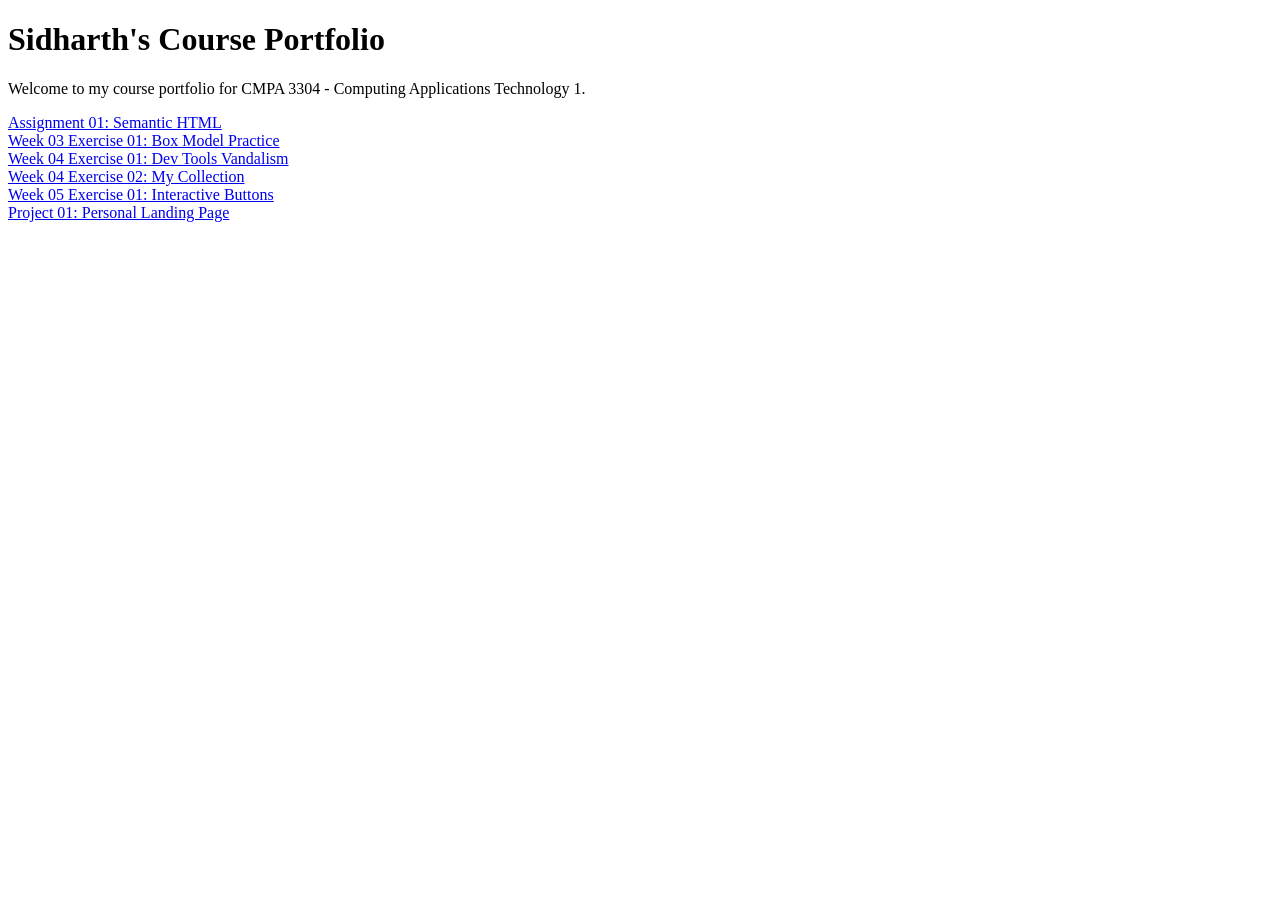
<file: index.html>
<!DOCTYPE html>
<html lang="en">
  <head>
    <meta charset="UTF-8" />
    <meta name="viewport" content="width=device-width, initial-scale=1.0" />
    <title>Sidharth's Course Portfolio</title>
  </head>
  <body>
    <h1>Sidharth's Course Portfolio</h1>
    <p>Welcome to my course portfolio for CMPA 3304 - Computing Applications Technology 1.</p>

    <a href="assignment-01/">Assignment 01: Semantic HTML</a>
    <br />
    <a href="week-03-exercise-01/">Week 03 Exercise 01: Box Model Practice</a>
    <br />
    <a href="week-04-exercise-01/">Week 04 Exercise 01: Dev Tools Vandalism</a>
    <br />
    <a href="week-04-exercise-02/">Week 04 Exercise 02: My Collection</a>
    <br />
    <a href="week-05-exercise-01/">Week 05 Exercise 01: Interactive Buttons</a>
    <br />
    <a href="project-01/">Project 01: Personal Landing Page</a>

  </body>
</html>
</file>
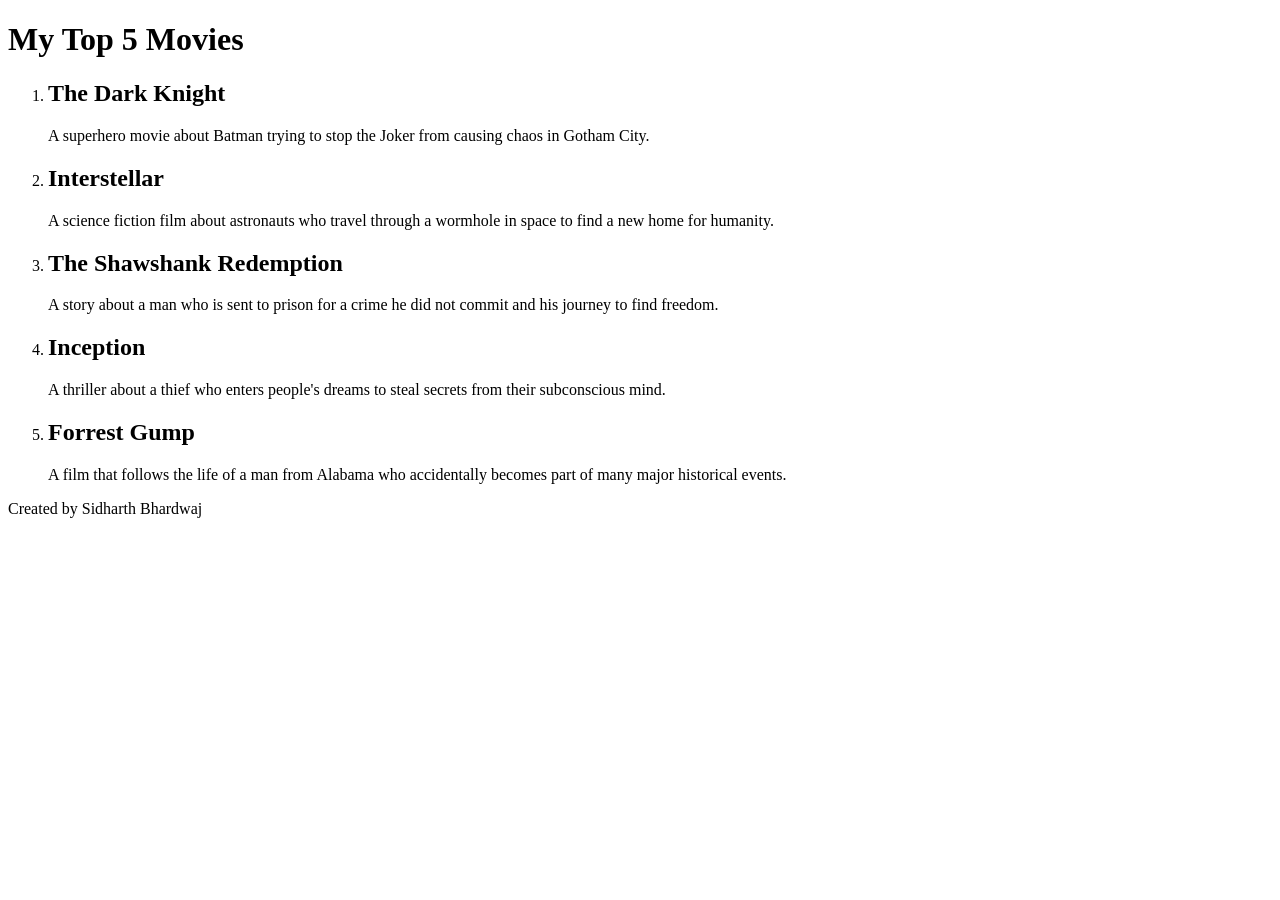
<file: assignment-01/index.html>
<!DOCTYPE html>
<html lang="en">
  <head>
    <meta charset="UTF-8" />
    <title>Top 5 Movies</title>
  </head>
  <body>

    <header>
      <h1>My Top 5 Movies</h1>
    </header>

    <main>
      <ol>

        <li>
          <h2>The Dark Knight</h2>
          <p>A superhero movie about Batman trying to stop the Joker from causing chaos in Gotham City.</p>
        </li>

        <li>
          <h2>Interstellar</h2>
          <p>A science fiction film about astronauts who travel through a wormhole in space to find a new home for humanity.</p>
        </li>

        <li>
          <h2>The Shawshank Redemption</h2>
          <p>A story about a man who is sent to prison for a crime he did not commit and his journey to find freedom.</p>
        </li>

        <li>
          <h2>Inception</h2>
          <p>A thriller about a thief who enters people's dreams to steal secrets from their subconscious mind.</p>
        </li>

        <li>
          <h2>Forrest Gump</h2>
          <p>A film that follows the life of a man from Alabama who accidentally becomes part of many major historical events.</p>
        </li>

      </ol>
    </main>

    <footer>
      <p>Created by Sidharth Bhardwaj</p>
    </footer>

  </body>
</html>
</file>
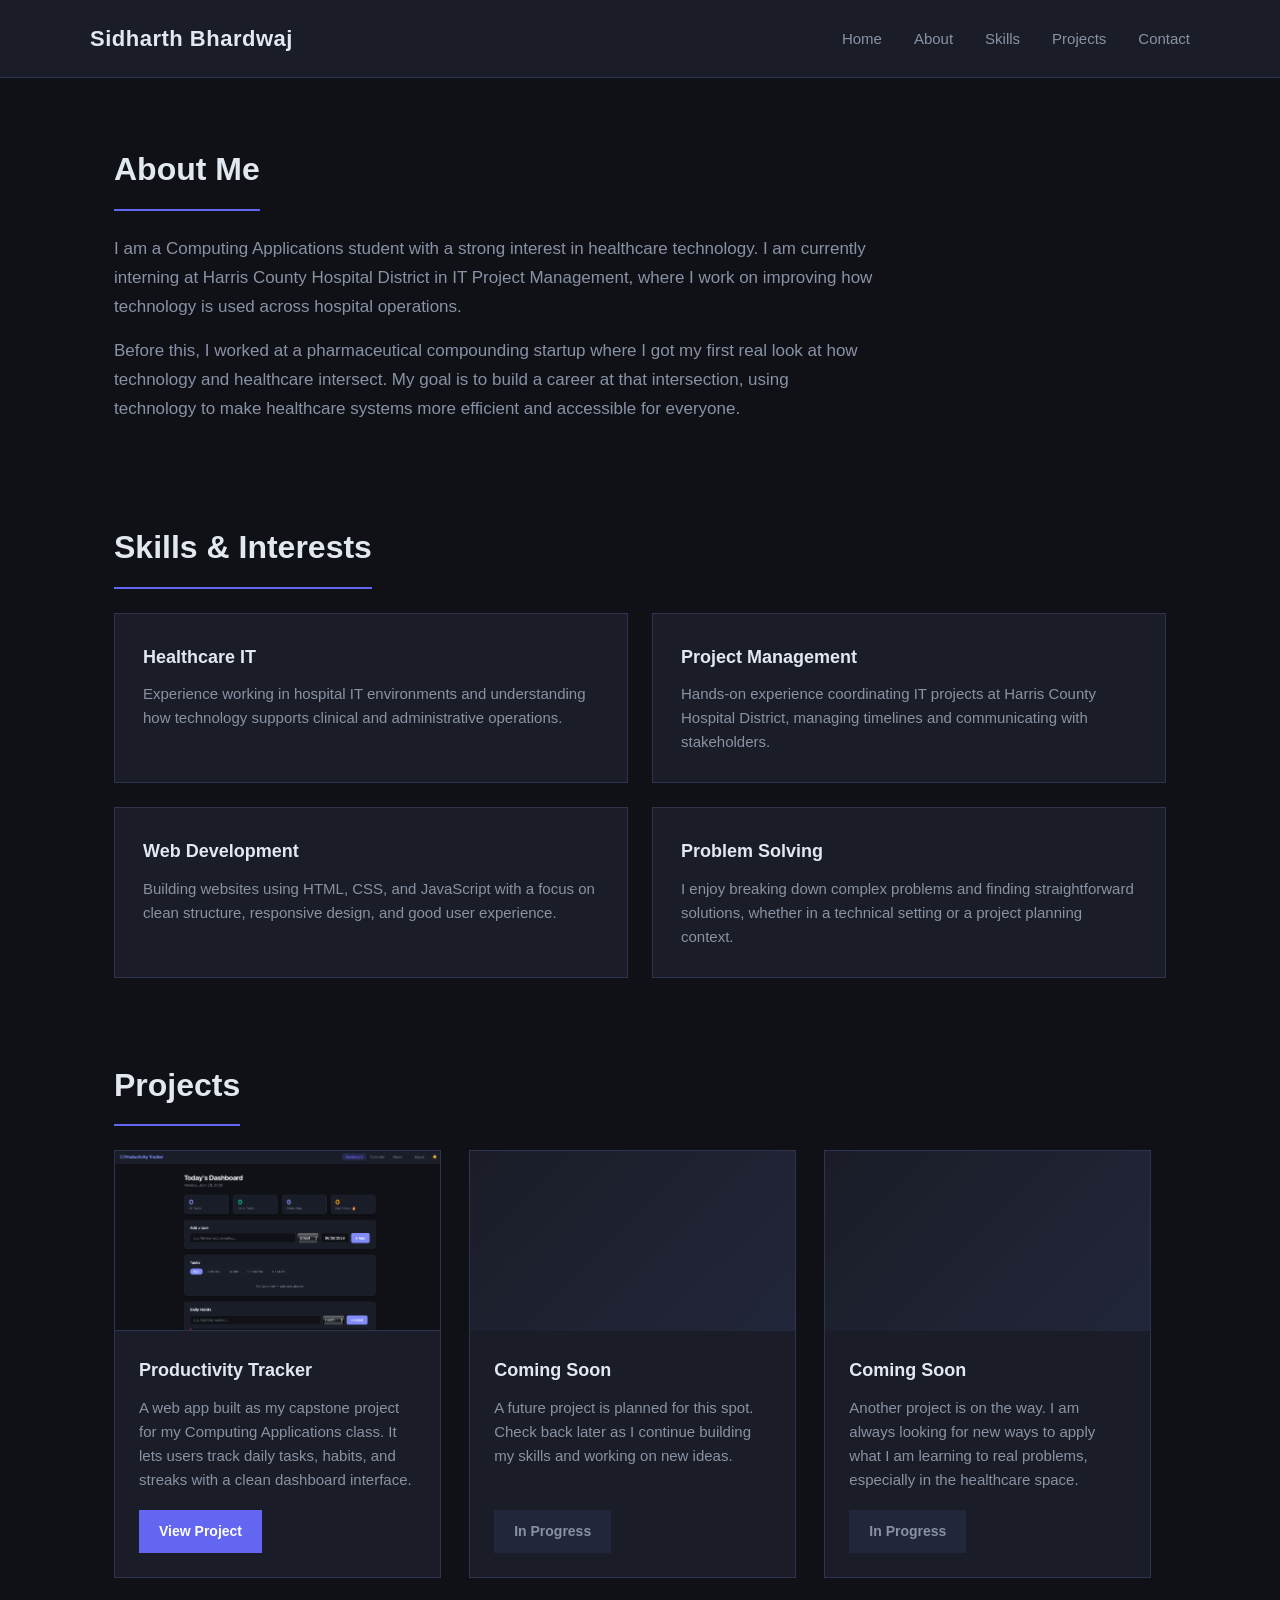
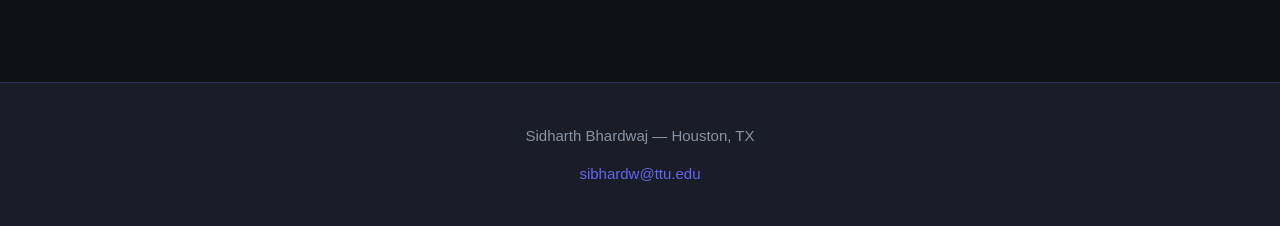
<file: project-01/index.html>
<!DOCTYPE html>
<html lang="en">

<head>
    <meta charset="UTF-8" />
    <meta name="viewport" content="width=device-width, initial-scale=1.0" />
    <title>Sidharth Bhardwaj</title>
    <link rel="stylesheet" href="./style.css" />
</head>

<body>

    <header>
        <div class="header-inner">
            <h1>Sidharth Bhardwaj</h1>
            <nav>
                <a href="../">Home</a>
                <a href="#about">About</a>
                <a href="#skills">Skills</a>
                <a href="#projects">Projects</a>
                <a href="#contact">Contact</a>
            </nav>
        </div>
    </header>

    <main>

        <section id="about">
            <h2>About Me</h2>
            <p>
                I am a Computing Applications student with a strong interest in healthcare technology. I am currently
                interning at Harris County Hospital District in IT Project Management, where I work on improving
                how technology is used across hospital operations.
            </p>
            <p>
                Before this, I worked at a pharmaceutical compounding startup where I got my first real look at how
                technology and healthcare intersect. My goal is to build a career at that intersection, using
                technology to make healthcare systems more efficient and accessible for everyone.
            </p>
        </section>

        <section id="skills">
            <h2>Skills &amp; Interests</h2>
            <div class="skills-grid">

                <div class="skill-card">
                    <h3>Healthcare IT</h3>
                    <p>Experience working in hospital IT environments and understanding how technology supports
                        clinical and administrative operations.</p>
                </div>

                <div class="skill-card">
                    <h3>Project Management</h3>
                    <p>Hands-on experience coordinating IT projects at Harris County Hospital District, managing
                        timelines and communicating with stakeholders.</p>
                </div>

                <div class="skill-card">
                    <h3>Web Development</h3>
                    <p>Building websites using HTML, CSS, and JavaScript with a focus on clean structure,
                        responsive design, and good user experience.</p>
                </div>

                <div class="skill-card">
                    <h3>Problem Solving</h3>
                    <p>I enjoy breaking down complex problems and finding straightforward solutions, whether
                        in a technical setting or a project planning context.</p>
                </div>

            </div>
        </section>

        <section id="projects">
            <h2>Projects</h2>
            <div class="projects-grid">

                <div class="project-card">
                    <img src="./productivity-tracker-screenshot.png" alt="Productivity Tracker app screenshot" class="project-screenshot" />
                    <div class="project-info">
                        <h3>Productivity Tracker</h3>
                        <p>A web app built as my capstone project for my Computing Applications class. It lets
                            users track daily tasks, habits, and streaks with a clean dashboard interface.</p>
                        <a href="https://sidh426.github.io/Productivity-Tracker-Capstone/" target="_blank"
                            class="project-link">View Project</a>
                    </div>
                </div>

                <div class="project-card">
                    <div class="project-image project-image-placeholder"></div>
                    <div class="project-info">
                        <h3>Coming Soon</h3>
                        <p>A future project is planned for this spot. Check back later as I continue building
                            my skills and working on new ideas.</p>
                        <span class="project-link project-link-disabled">In Progress</span>
                    </div>
                </div>

                <div class="project-card">
                    <div class="project-image project-image-placeholder"></div>
                    <div class="project-info">
                        <h3>Coming Soon</h3>
                        <p>Another project is on the way. I am always looking for new ways to apply what I am
                            learning to real problems, especially in the healthcare space.</p>
                        <span class="project-link project-link-disabled">In Progress</span>
                    </div>
                </div>

            </div>
        </section>

    </main>

    <footer id="contact">
        <div class="footer-inner">
            <p>Sidharth Bhardwaj &mdash; Houston, TX</p>
            <a href="mailto:sibhardw@ttu.edu">sibhardw@ttu.edu</a>
        </div>
    </footer>

</body>

</html>
</file>
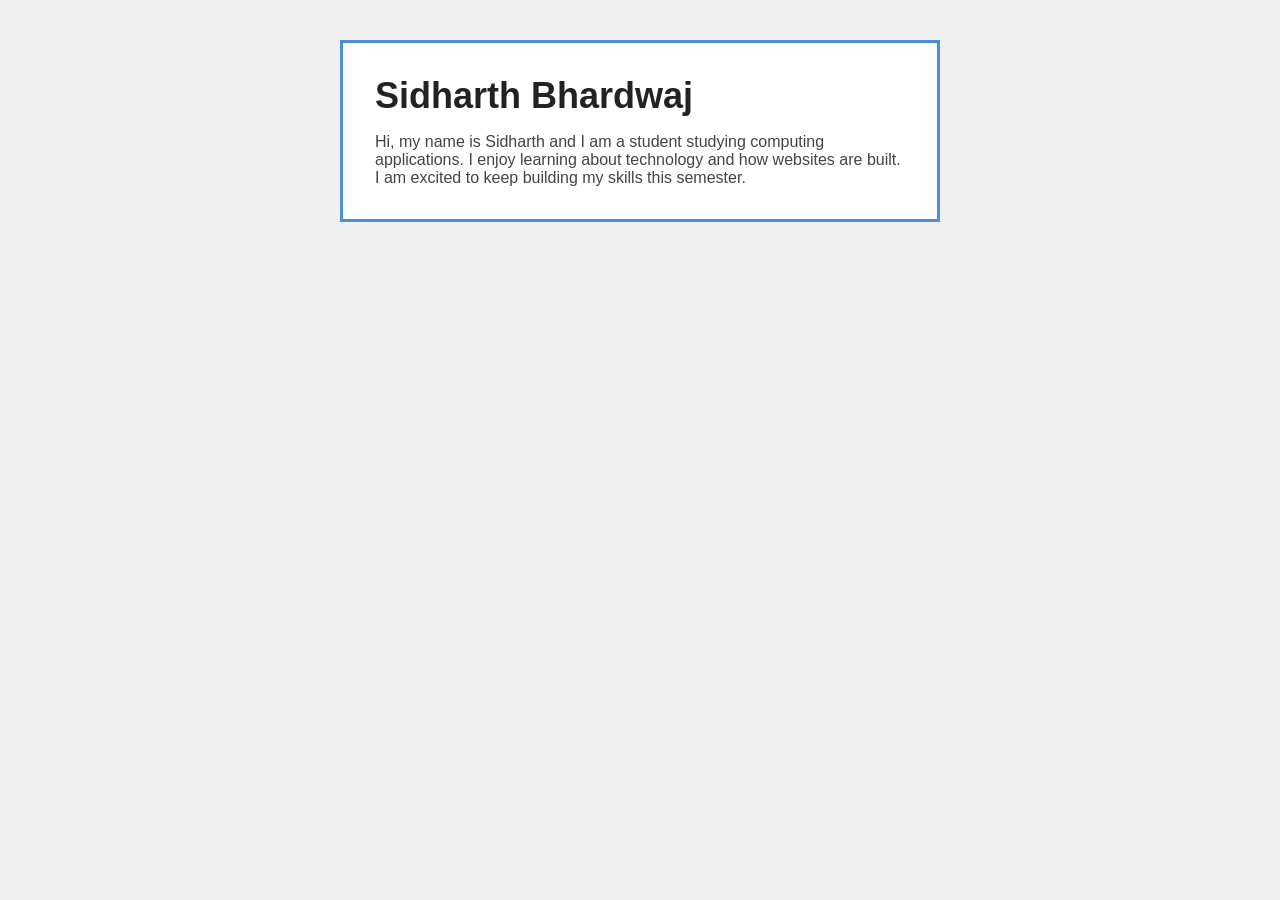
<file: week-03-exercise-01/index.html>
<!DOCTYPE html>
<html lang="en">
  <head>
    <meta charset="UTF-8" />
    <title>Sidharth Bhardwaj</title>
    <link rel="stylesheet" href="style.css" />
  </head>
  <body>

    <div class="card">
      <h1>Sidharth Bhardwaj</h1>
      <p>Hi, my name is Sidharth and I am a student studying computing applications. I enjoy learning about technology and how websites are built. I am excited to keep building my skills this semester.</p>
    </div>

  </body>
</html>
</file>
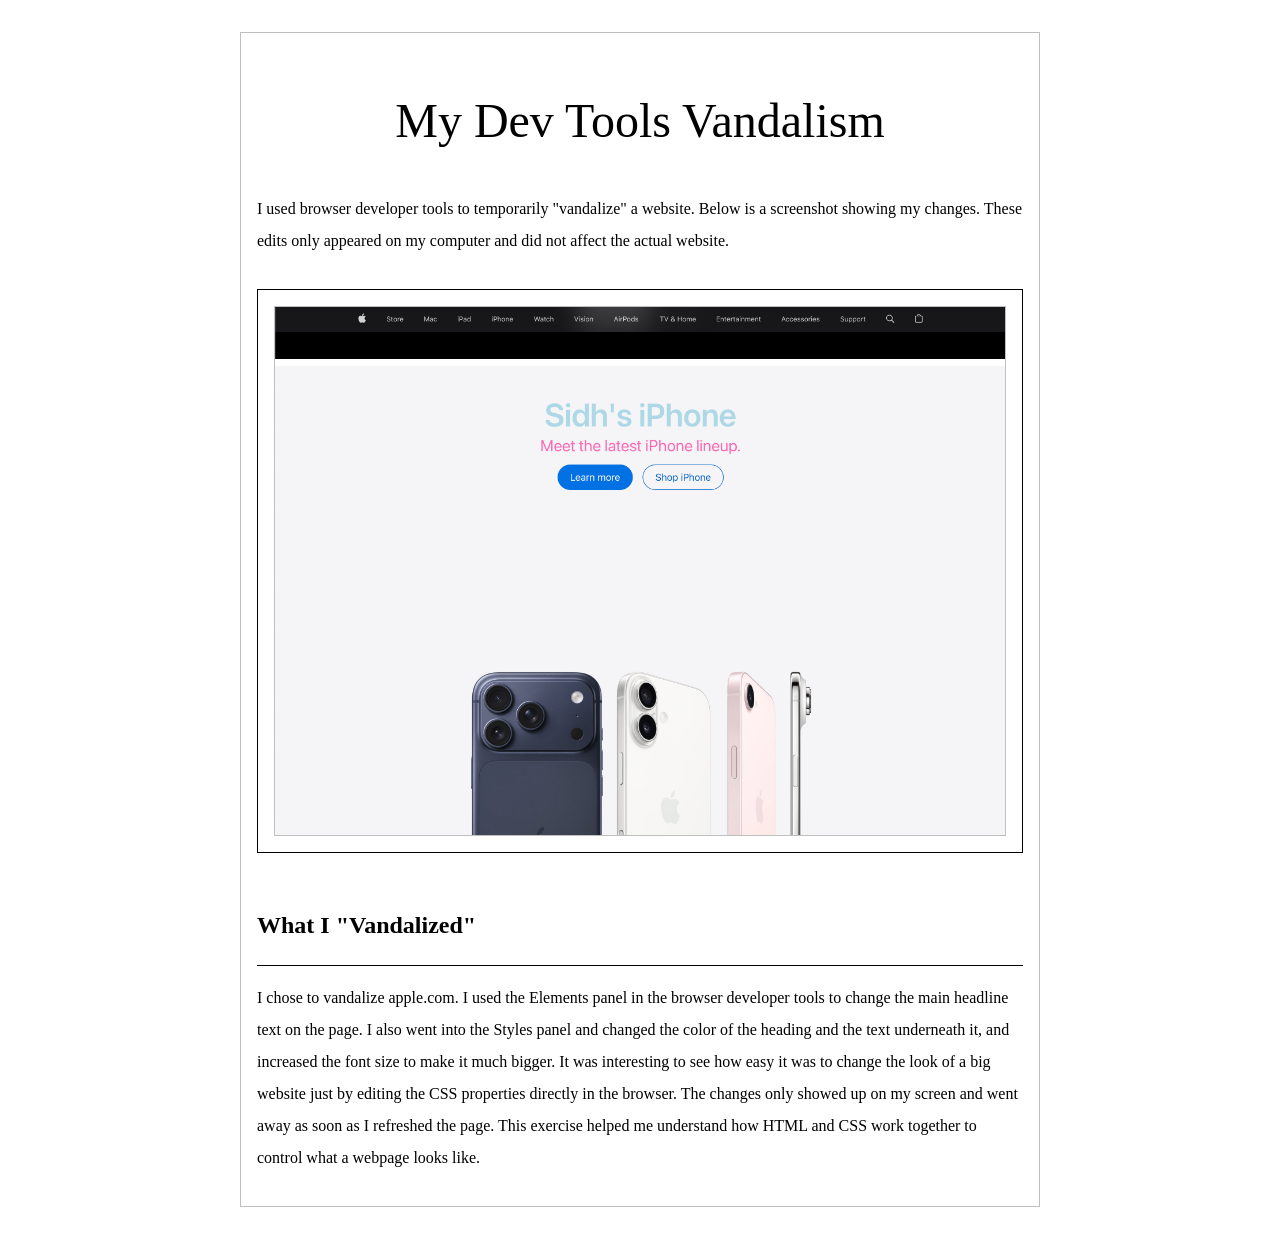
<file: week-04-exercise-01/index.html>
<!DOCTYPE html>
<html lang="en">

<head>
    <meta charset="UTF-8" />
    <meta name="viewport" content="width=device-width, initial-scale=1.0" />
    <title>Week 04 Exercise 01 - My Dev Tools Vandalism</title>
    <link rel="stylesheet" href="./style.css" />
</head>

<body>
    <main>
        <h1>My Dev Tools Vandalism</h1>
        <p>
            I used browser developer tools to temporarily "vandalize" a
            website. Below is a screenshot showing my changes. These edits
            only appeared on my computer and did not affect the actual
            website.
        </p>
        <div class="screenshot-container">
            <img src="./apple-dot-com-vandalism.png" alt="Screenshot of the webpage I vandalized" />
        </div>
        <h2>What I "Vandalized"</h2>
        <p>
            I chose to vandalize apple.com. I used the Elements panel in the browser developer tools to change the
            main headline text on the page. I also went into the Styles panel and changed the color of the heading
            and the text underneath it, and increased the font size to make it much bigger. It was interesting to see
            how easy it was to change the look of a big website just by editing the CSS properties directly in the
            browser. The changes only showed up on my screen and went away as soon as I refreshed the page. This
            exercise helped me understand how HTML and CSS work together to control what a webpage looks like.
        </p>
    </main>
</body>

</html>
</file>
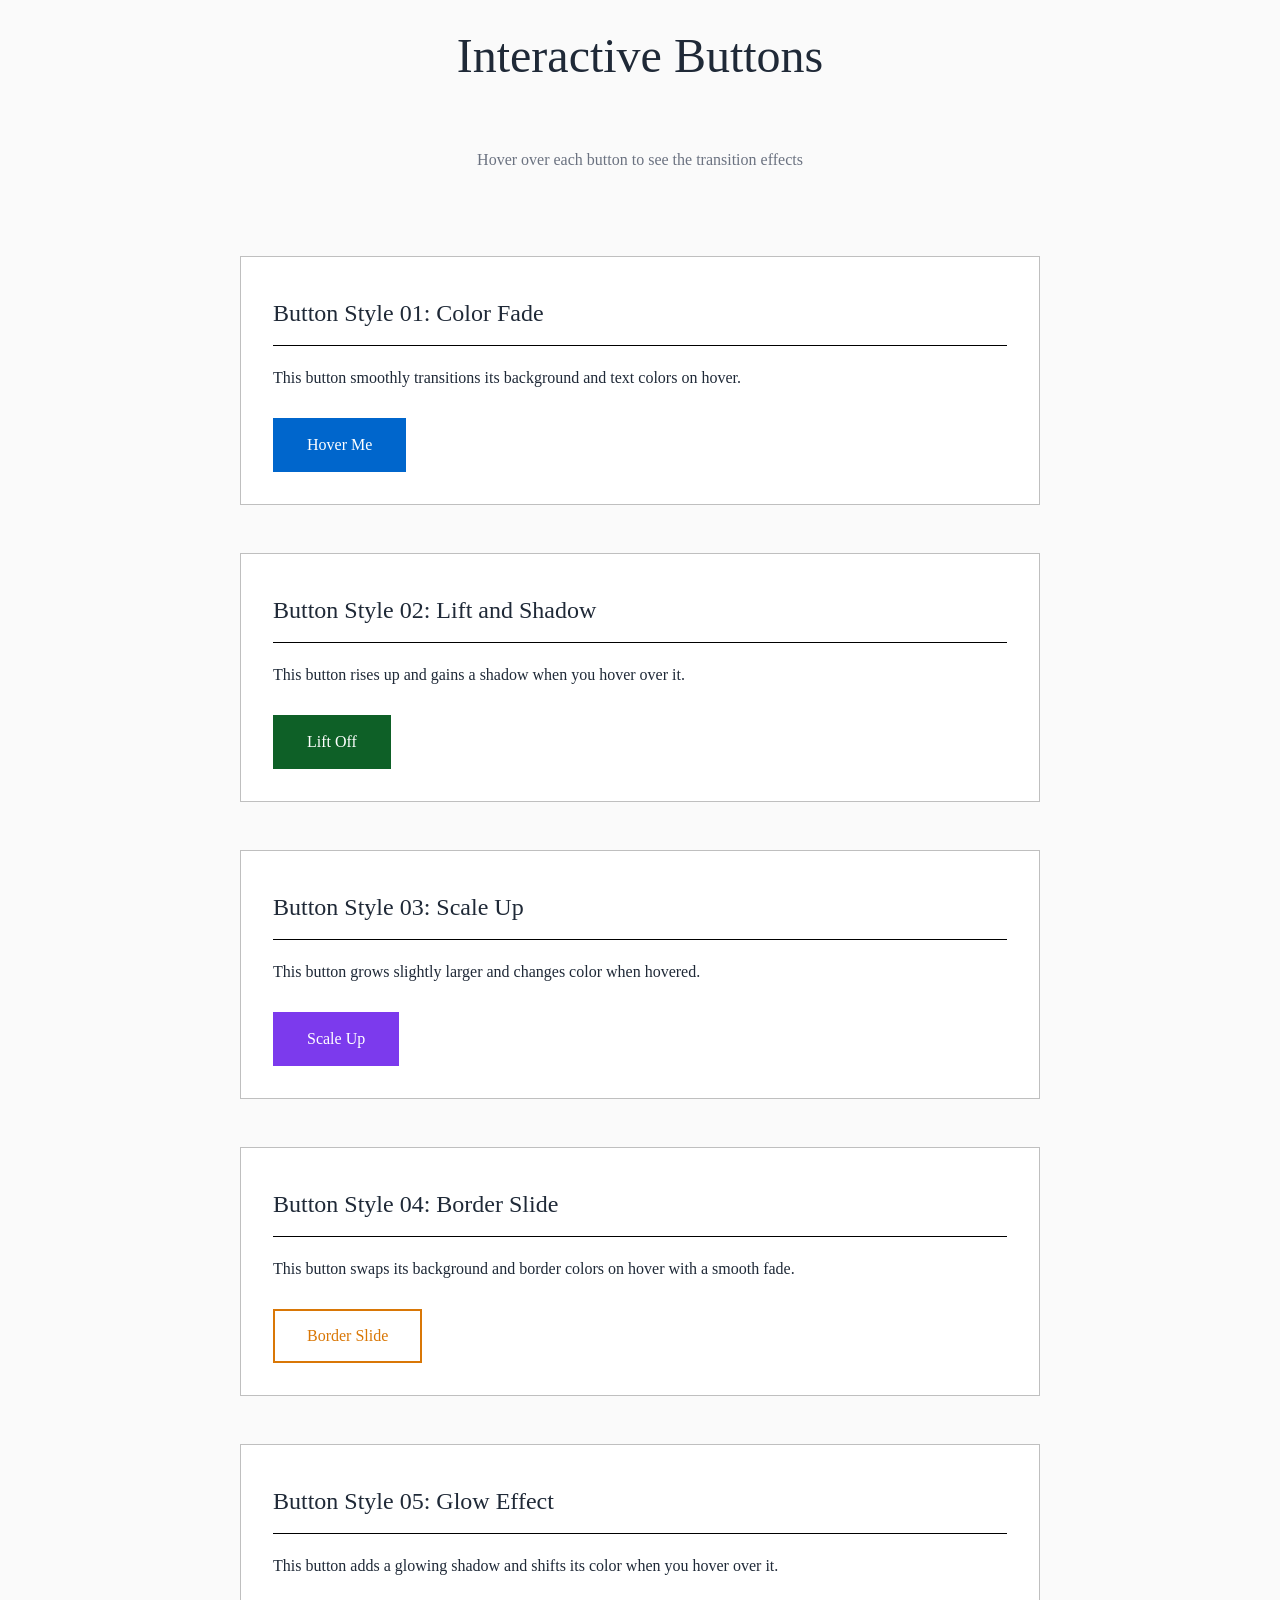
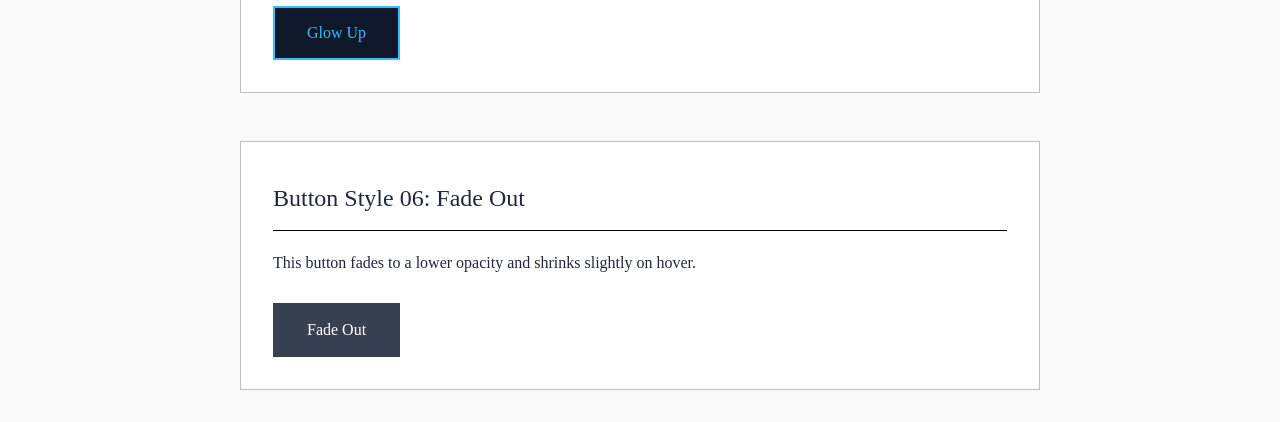
<file: week-05-exercise-01/index.html>
<!DOCTYPE html>
<html lang="en">

<head>
    <meta charset="UTF-8">
    <meta name="viewport" content="width=device-width, initial-scale=1.0">
    <title>Exercises Week 05 Exercise 01: Interactive Buttons</title>
    <link rel="stylesheet" href="./style.css">
</head>

<body>
    <div class="container">
        <h1>Interactive Buttons</h1>
        <p class="subtitle">Hover over each button to see the transition effects</p>

        <section class="button-section">
            <h2>Button Style 01: Color Fade</h2>
            <p>This button smoothly transitions its background and text colors on hover.</p>
            <button class="button-01">Hover Me</button>
        </section>

        <section class="button-section">
            <h2>Button Style 02: Lift and Shadow</h2>
            <p>This button rises up and gains a shadow when you hover over it.</p>
            <button class="button-02">Lift Off</button>
        </section>

        <section class="button-section">
            <h2>Button Style 03: Scale Up</h2>
            <p>This button grows slightly larger and changes color when hovered.</p>
            <button class="button-03">Scale Up</button>
        </section>

        <section class="button-section">
            <h2>Button Style 04: Border Slide</h2>
            <p>This button swaps its background and border colors on hover with a smooth fade.</p>
            <button class="button-04">Border Slide</button>
        </section>

        <section class="button-section">
            <h2>Button Style 05: Glow Effect</h2>
            <p>This button adds a glowing shadow and shifts its color when you hover over it.</p>
            <button class="button-05">Glow Up</button>
        </section>

        <section class="button-section">
            <h2>Button Style 06: Fade Out</h2>
            <p>This button fades to a lower opacity and shrinks slightly on hover.</p>
            <button class="button-06">Fade Out</button>
        </section>
    </div>
</body>

</html>
</file>
<file: project-01/style.css>
:root {
    --color-bg: #0f1117;
    --color-surface: #1a1d27;
    --color-surface-2: #22263a;
    --color-border: #2e3350;
    --color-accent: #6366f1;
    --color-accent-hover: #818cf8;
    --color-text: #e2e8f0;
    --color-text-muted: #8892a4;
    --font-main: Arial, sans-serif;
}

* {
    margin: 0;
    padding: 0;
    box-sizing: border-box;
}

body {
    font-family: var(--font-main);
    background-color: var(--color-bg);
    color: var(--color-text);
    line-height: 1.7;
}

header {
    background-color: var(--color-surface);
    border-bottom: 1px solid var(--color-border);
    padding: 20px 24px;
    position: sticky;
    top: 0;
}

.header-inner {
    max-width: 1100px;
    margin: 0 auto;
    display: flex;
    justify-content: space-between;
    align-items: center;
    flex-wrap: wrap;
    gap: 16px;
}

h1 {
    font-size: 22px;
    font-weight: bold;
    color: var(--color-text);
    letter-spacing: 0.5px;
}

nav {
    display: flex;
    gap: 32px;
}

nav a {
    color: var(--color-text-muted);
    text-decoration: none;
    font-size: 15px;
    transition: color 0.2s ease;
}

nav a:hover {
    color: var(--color-accent-hover);
}

main {
    max-width: 1100px;
    margin: 0 auto;
    padding: 64px 24px;
    display: flex;
    flex-direction: column;
    gap: 80px;
}

h2 {
    font-size: 32px;
    font-weight: bold;
    color: var(--color-text);
    margin-bottom: 24px;
    padding-bottom: 12px;
    border-bottom: 2px solid var(--color-accent);
    display: inline-block;
}

#about p {
    font-size: 17px;
    color: var(--color-text-muted);
    max-width: 760px;
    margin-bottom: 16px;
}

.skills-grid {
    display: flex;
    flex-wrap: wrap;
    gap: 24px;
}

.skill-card {
    background-color: var(--color-surface);
    border: 1px solid var(--color-border);
    padding: 28px;
    flex-grow: 1;
    flex-shrink: 1;
    flex-basis: 200px;
    transition: border-color 0.3s ease, transform 0.3s ease;
}

.skill-card:hover {
    border-color: var(--color-accent);
    transform: translateY(-4px);
}

.skill-card h3 {
    font-size: 18px;
    color: var(--color-text);
    margin-bottom: 10px;
}

.skill-card p {
    font-size: 15px;
    color: var(--color-text-muted);
    line-height: 1.6;
}

.projects-grid {
    display: flex;
    flex-wrap: wrap;
    gap: 28px;
}

.project-card {
    background-color: var(--color-surface);
    border: 1px solid var(--color-border);
    flex-grow: 1;
    flex-shrink: 1;
    flex-basis: 280px;
    display: flex;
    flex-direction: column;
    transition: border-color 0.3s ease, transform 0.3s ease;
}

.project-card:hover {
    border-color: var(--color-accent);
    transform: translateY(-4px);
}

.project-screenshot {
    width: 100%;
    height: 180px;
    object-fit: cover;
    object-position: top;
    display: block;
    border-bottom: 1px solid var(--color-border);
}

.project-image {
    width: 100%;
    height: 180px;
    background-color: var(--color-surface-2);
    background-image: linear-gradient(135deg, #1a1d27 0%, #22263a 100%);
}

.project-info {
    padding: 24px;
    display: flex;
    flex-direction: column;
    gap: 10px;
    flex-grow: 1;
}

.project-info h3 {
    font-size: 18px;
    color: var(--color-text);
}

.project-info p {
    font-size: 15px;
    color: var(--color-text-muted);
    line-height: 1.6;
    flex-grow: 1;
}

.project-link {
    display: inline-block;
    margin-top: 8px;
    padding: 10px 20px;
    background-color: var(--color-accent);
    color: #ffffff;
    text-decoration: none;
    font-size: 14px;
    font-weight: bold;
    align-self: flex-start;
    transition: background-color 0.2s ease, transform 0.2s ease;
}

.project-link:hover {
    background-color: var(--color-accent-hover);
    transform: translateY(-2px);
}

.project-link-disabled {
    background-color: var(--color-surface-2);
    color: var(--color-text-muted);
    cursor: default;
}

.project-link-disabled:hover {
    background-color: var(--color-surface-2);
    transform: none;
}

footer {
    background-color: var(--color-surface);
    border-top: 1px solid var(--color-border);
    padding: 40px 24px;
    margin-top: 40px;
}

.footer-inner {
    max-width: 1100px;
    margin: 0 auto;
    display: flex;
    flex-direction: column;
    align-items: center;
    gap: 12px;
    text-align: center;
}

.footer-inner p {
    font-size: 15px;
    color: var(--color-text-muted);
}

footer a {
    color: var(--color-accent);
    text-decoration: none;
    font-size: 15px;
    transition: color 0.2s ease;
}

footer a:hover {
    color: var(--color-accent-hover);
}

@media (width >= 768px) {
    .skills-grid {
        flex-wrap: wrap;
    }

    .skill-card {
        flex-basis: calc(50% - 12px);
        flex-grow: 0;
    }

    .project-card {
        flex-basis: calc(33% - 20px);
        flex-grow: 0;
    }
}
</file>
<file: week-03-exercise-01/style.css>
* {
  box-sizing: border-box;
}

body {
  font-family: Arial, sans-serif;
  background-color: #f0f0f0;
  margin: 0;
  padding: 40px;
}

.card {
  max-width: 600px;
  margin: 0 auto;
  padding: 32px;
  background-color: #ffffff;
  border: 3px solid #4a90d9;
}

h1 {
  color: #222222;
  font-size: 36px;
  margin: 0 0 16px 0;
}

p {
  color: #444444;
  font-size: 16px;
  margin: 0;
}
</file>
<file: week-04-exercise-01/style.css>
* {
    box-sizing: border-box;
}

html,
body {
    min-height: 100vh;
    margin: 0;
}

body {
    font-family: "Times New Roman", serif;
    line-height: 2;
    display: flex;
    justify-content: center;
    align-items: flex-start;
    padding: 32px 0;
}

main {
    max-width: 800px;
    width: 90%;
    padding: 16px;
    border: 1px solid rgba(0, 0, 0, 0.25);
}

h1 {
    font-weight: normal;
    font-size: 48px;
    line-height: 1em;
    margin-top: 48px;
    margin-bottom: 48px;
    text-align: center;
}

h2 {
    font-size: 24px;
    margin-top: 48px;
    margin-bottom: 16px;
    border-bottom: 1px solid rgba(0, 0, 0, 1);
    padding-bottom: 16px;
}

p {
    margin-bottom: 16px;
}

.screenshot-container {
    margin: 32px 0;
    padding: 16px;
    border: 1px solid rgba(0, 0, 0, 1);
    text-align: center;
}

.screenshot-container img {
    max-width: 100%;
    height: auto;
    display: block;
    margin: 0 auto;
    border: 1px solid rgba(0, 0, 0, 0.25);
}
</file>
<file: week-05-exercise-01/style.css>
* {
    margin: 0;
    padding: 0;
    box-sizing: border-box;
}

body {
    font-family: "Times New Roman", serif;
    line-height: 2;
    background-color: #fafafa;
    color: #1F2937;
    padding: 32px 16px;
}

.container {
    max-width: 800px;
    margin: 0 auto;
    display: flex;
    flex-direction: column;
    gap: 48px;
}

h1 {
    font-size: 48px;
    line-height: 1em;
    font-weight: normal;
    text-align: center;
    margin-bottom: 16px;
}

.subtitle {
    text-align: center;
    font-size: 16px;
    color: #6B7280;
    margin-bottom: 32px;
}

h2 {
    font-size: 24px;
    font-weight: normal;
    border-bottom: 1px solid rgba(0, 0, 0, 1);
    padding-bottom: 8px;
    margin-bottom: 16px;
}

.button-section {
    padding: 32px;
    background-color: #ffffff;
    border: 1px solid rgba(0, 0, 0, 0.25);
}

.button-section p {
    font-size: 16px;
    margin-bottom: 24px;
}

button {
    font-family: "Times New Roman", serif;
    font-size: 16px;
    cursor: pointer;
    border-radius: 0;
}

.button-01 {
    background-color: #0066CC;
    color: #ffffff;
    padding: 16px 32px;
    border: 2px solid #0066CC;
    transition: background-color 0.3s ease, color 0.3s ease, border-color 0.3s ease;
}

.button-01:hover {
    background-color: #ffffff;
    color: #0066CC;
    border-color: #0066CC;
}

.button-02 {
    background-color: #0e6027;
    color: #ffffff;
    padding: 16px 32px;
    border: 2px solid #0e6027;
    transition: transform 0.3s ease, box-shadow 0.3s ease;
}

.button-02:hover {
    transform: translateY(-4px);
    box-shadow: 0 8px 16px rgba(0, 0, 0, 0.2);
}

.button-03 {
    background-color: #7c3aed;
    color: #ffffff;
    padding: 16px 32px;
    border: 2px solid #7c3aed;
    transition: transform 0.2s ease, background-color 0.2s ease;
}

.button-03:hover {
    transform: scale(1.08);
    background-color: #5b21b6;
}

.button-04 {
    background-color: #ffffff;
    color: #d97706;
    padding: 16px 32px;
    border: 2px solid #d97706;
    transition: background-color 0.3s ease-in-out, color 0.3s ease-in-out;
}

.button-04:hover {
    background-color: #d97706;
    color: #ffffff;
}

.button-05 {
    background-color: #0f172a;
    color: #38bdf8;
    padding: 16px 32px;
    border: 2px solid #38bdf8;
    transition: box-shadow 0.3s ease, color 0.3s ease;
}

.button-05:hover {
    box-shadow: 0 0 18px 4px rgba(56, 189, 248, 0.5);
    color: #ffffff;
}

.button-06 {
    background-color: #374151;
    color: #ffffff;
    padding: 16px 32px;
    border: 2px solid #374151;
    transition: opacity 0.4s ease, transform 0.4s ease;
}

.button-06:hover {
    opacity: 0.4;
    transform: scale(0.95);
}
</file>
